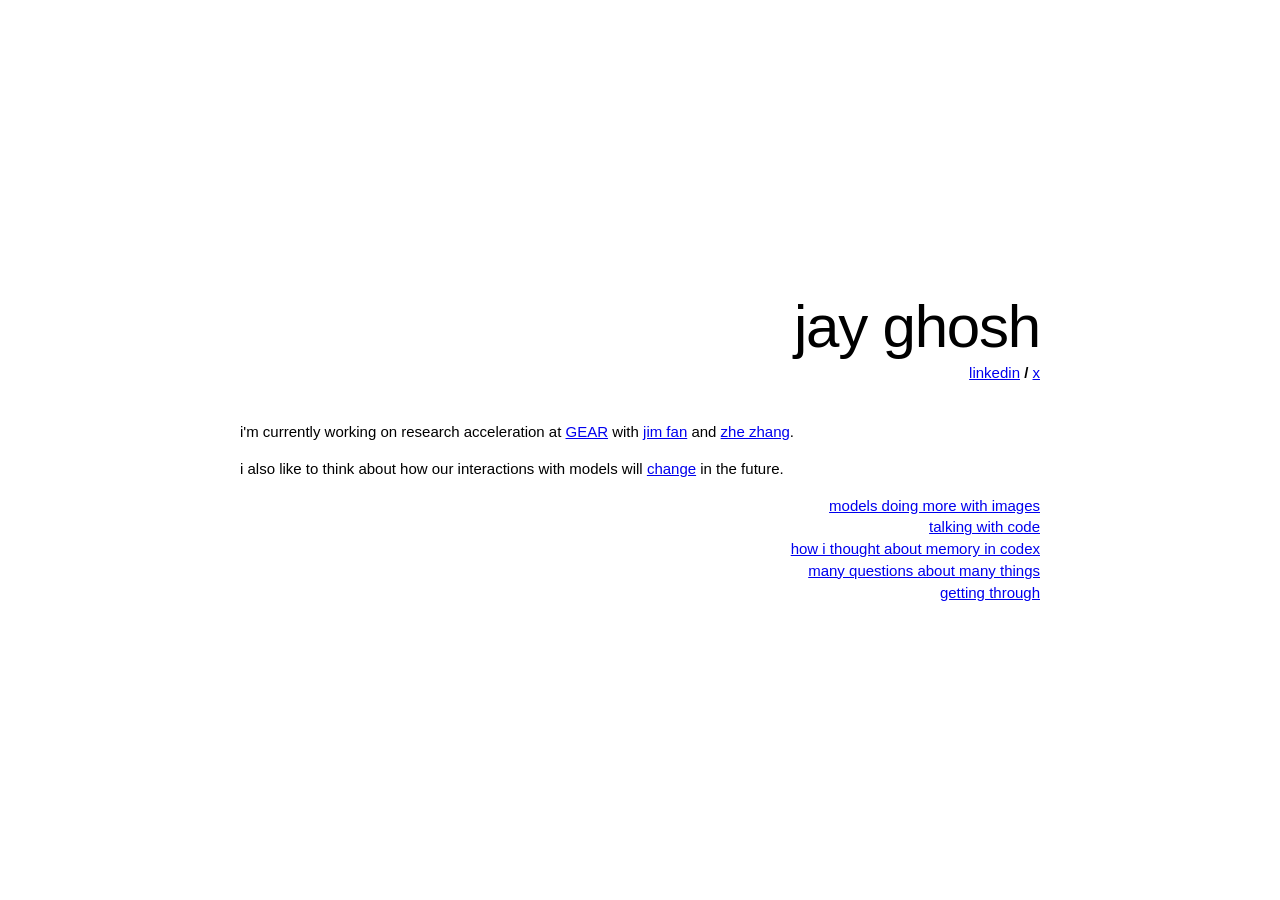
<file: index.html>
<!doctype html>
<html lang="en">
  <head>
    <meta charset="utf-8">
    <meta name="viewport" content="width=device-width, initial-scale=1">
    <title>Jay Ghosh</title>
    <meta name="description" content="Jay Ghosh">
    <link rel="canonical" href="https://jgh0sh.com/">
    <meta property="og:title" content="Jay Ghosh">
    <meta property="og:description" content="Jay Ghosh">
    <meta property="og:type" content="website">
    <meta property="og:site_name" content="Jay Ghosh">
    <meta property="og:url" content="https://jgh0sh.com/">
    <meta property="og:image" content="https://jgh0sh.com/assets/social-preview.png">
    <meta property="og:image:secure_url" content="https://jgh0sh.com/assets/social-preview.png">
    <meta property="og:image:type" content="image/png">
    <meta property="og:image:width" content="1200">
    <meta property="og:image:height" content="630">
    <meta property="og:image:alt" content="Jay Ghosh's website">
    <meta property="og:video" content="https://jgh0sh.com/assets/social-preview.mp4">
    <meta property="og:video:secure_url" content="https://jgh0sh.com/assets/social-preview.mp4">
    <meta property="og:video:type" content="video/mp4">
    <meta property="og:video:width" content="1200">
    <meta property="og:video:height" content="630">
    <meta name="twitter:card" content="summary_large_image">
    <meta name="twitter:title" content="Jay Ghosh">
    <meta name="twitter:description" content="Jay Ghosh">
    <meta name="twitter:image" content="https://jgh0sh.com/assets/social-preview.png">
    <link rel="stylesheet" href="assets/site.css?v=15">
    <style>
      :root {
        --page-margin: 40px;
      }

      .header {
        display: flex;
        flex-direction: column;
        align-items: flex-end;
        text-align: right;
        margin-bottom: 2.5em;
      }

      h1 {
        margin: 0;
        font-size: 4em;
        font-weight: 400;
        letter-spacing: -0.02em;
        line-height: 1;
      }

      .contact {
        margin: 0.35em 0 0;
        white-space: nowrap;
      }

      .contact a + a {
        margin-left: 0.75em;
      }

      .contact-separator {
        font-weight: 700;
      }

      .intro,
      .previous {
        margin-top: 0;
        margin-bottom: 1em;
      }

      .intro {
        width: max-content;
        max-width: min(900px, calc(100vw - (var(--page-margin) * 2)));
      }

      .acronym {
        text-transform: none;
      }

      .person {
        white-space: nowrap;
      }

      .footer {
        display: flex;
        align-items: flex-end;
        justify-content: flex-end;
        gap: 24px;
        margin-bottom: 0;
      }

      .links {
        margin: 0;
        text-align: right;
      }

      @media (max-width: 560px) {
        :root {
          --page-margin: 18px;
        }

        h1 {
          font-size: 3.1em;
        }

        p,
        li {
          font-size: 0.95em;
        }

        .intro {
          width: auto;
          max-width: 100%;
        }

        .footer {
          display: block;
        }

        .links {
          text-align: left;
        }
      }

    </style>
  </head>
  <body>
    <main>
      <div class="header">
        <h1>Jay Ghosh</h1>

        <p class="contact">
          <a href="https://linkedin.com/in/jgh0sh">LinkedIn</a>
          <span class="contact-separator" aria-hidden="true">/</span>
          <a href="https://x.com/jgh0sh">X</a>
        </p>
      </div>

      <p class="intro">I'm currently working on research acceleration at <a class="acronym" href="https://research.nvidia.com/labs/gear/">GEAR</a> with <a class="person" href="https://jimfan.me/">Jim Fan</a> and <a class="person" href="https://www.linkedin.com/in/zhezhang-zhz/">Zhe Zhang</a>.</p>

      <p class="previous">I also like to think about how our interactions with models will <a href="predictions/">change</a> in the future.</p>

      <div class="footer">
        <p class="links">
          <a href="interleaving-images/">Models Doing More With Images</a><br>
          <a href="talking-with-code/">Talking With Code</a><br>
          <a href="https://github.com/openai/codex/issues/8368">How I Thought About Memory in Codex</a><br>
          <a href="many-questions-about-many-things/">Many Questions About Many Things</a><br>
          <a href="getting-through/">Getting Through</a>
        </p>
      </div>

    </main>
  </body>
</html>
</file>
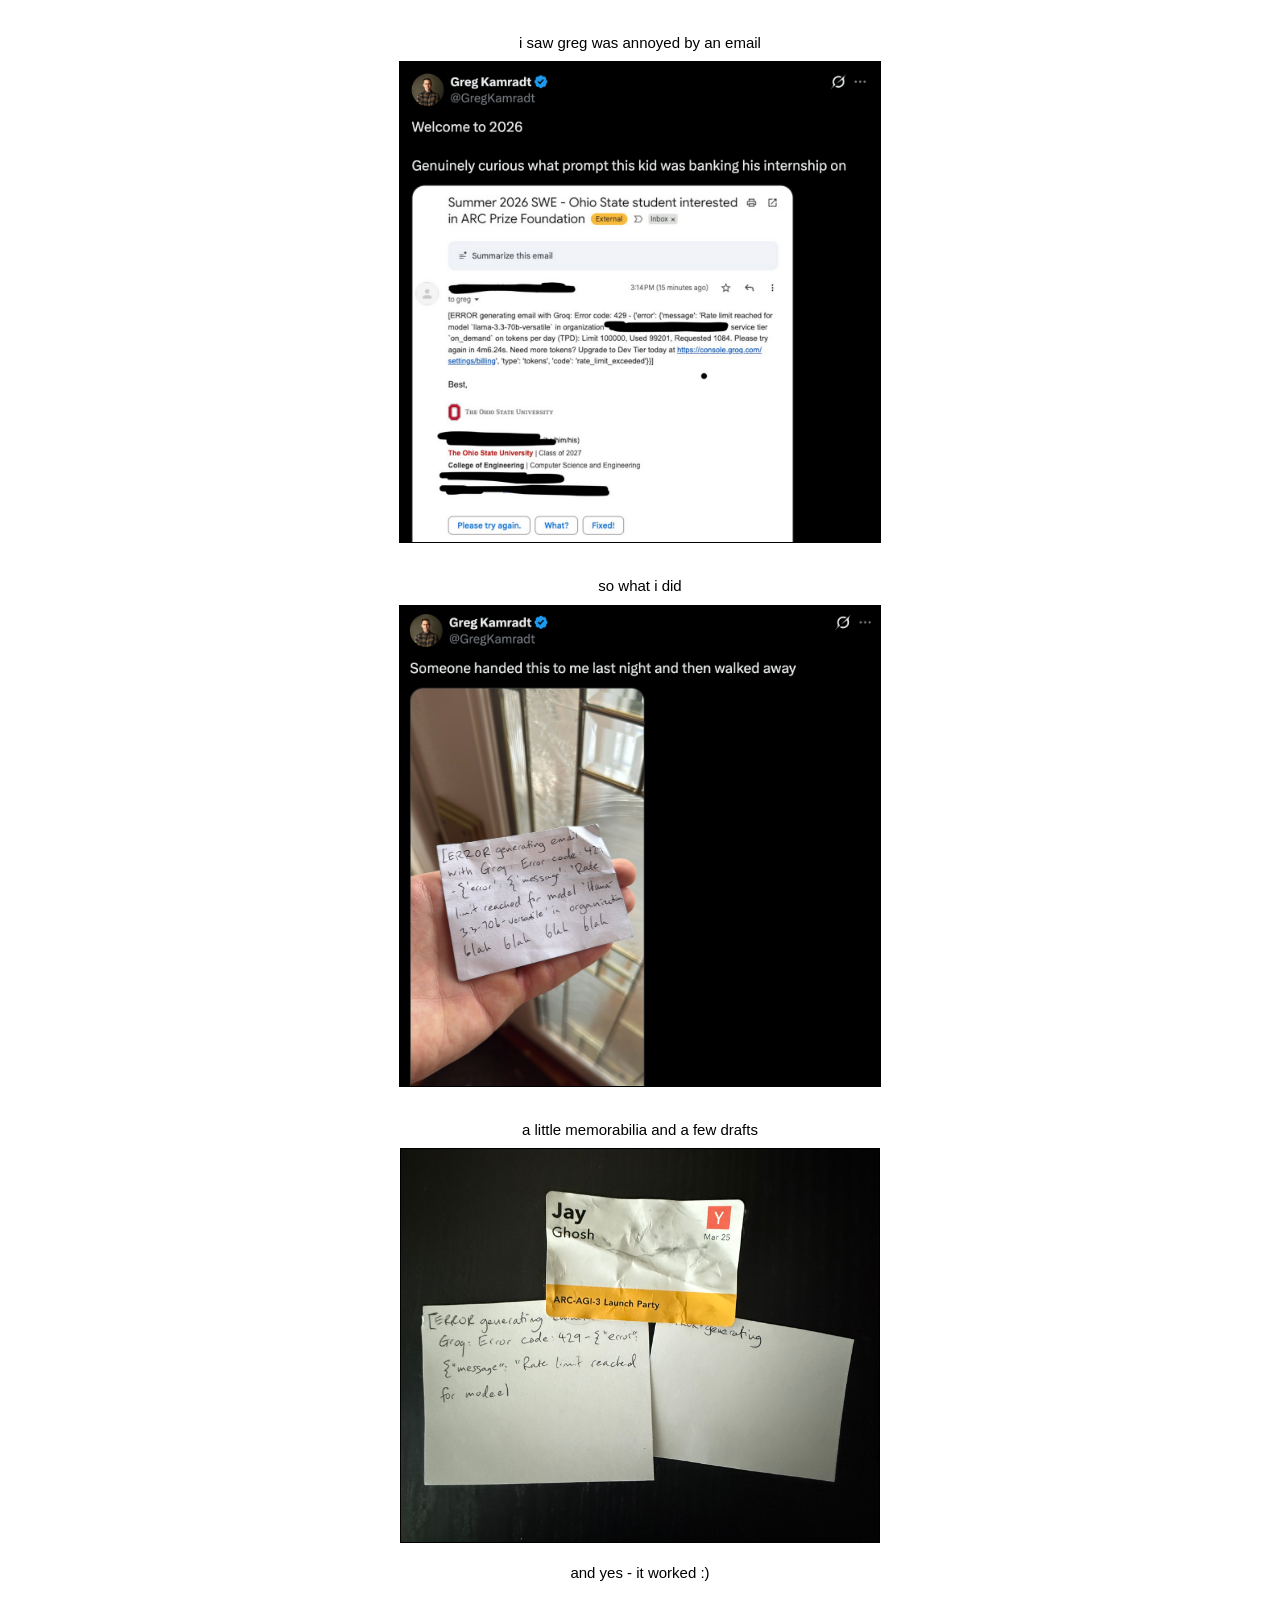
<file: getting-through/index.html>
<!doctype html>
<html lang="en">
  <head>
    <meta charset="utf-8">
    <meta name="viewport" content="width=device-width, initial-scale=1">
    <title>Getting Through - Jay Ghosh</title>
    <link rel="stylesheet" href="../assets/site.css?v=15">
    <style>
      p {
        margin-top: 0;
        margin-bottom: 0.5em;
        margin-inline: auto;
        text-align: center;
      }

      .story-image {
        width: 100%;
        max-width: 480px;
      }

      .tweet-crop {
        width: 100%;
        max-width: 480px;
        aspect-ratio: 1;
        margin-inline: auto;
        overflow: hidden;
        border: 1px solid black;
      }

      .tweet-crop img {
        width: 100%;
        max-width: none;
        height: 100%;
        margin: 0;
        border: 0;
        object-fit: cover;
        object-position: top center;
      }

      .memorabilia {
        margin-top: 32px;
      }

      .worked {
        margin-top: 1.25em;
      }

      .step-title {
        margin-top: 32px;
      }
    </style>
  </head>
  <body>
    <main>
      <p>I saw Greg was annoyed by an email</p>
      <div class="tweet-crop">
        <img src="../assets/images/outreach/tweet-email.png" alt="Original tweet showing the email context">
      </div>

      <p class="step-title">So what I did</p>
      <div class="tweet-crop">
        <img src="../assets/images/outreach/tweet-note.png" alt="Tweet about the handwritten note">
      </div>

      <section class="memorabilia">
        <p>A little memorabilia and a few drafts</p>
        <img class="story-image" src="../assets/images/outreach/drafts.jpg" alt="Draft notes and memorabilia">
        <p class="worked">and yes - it worked :)</p>
      </section>
    </main>
  </body>
</html>
</file>
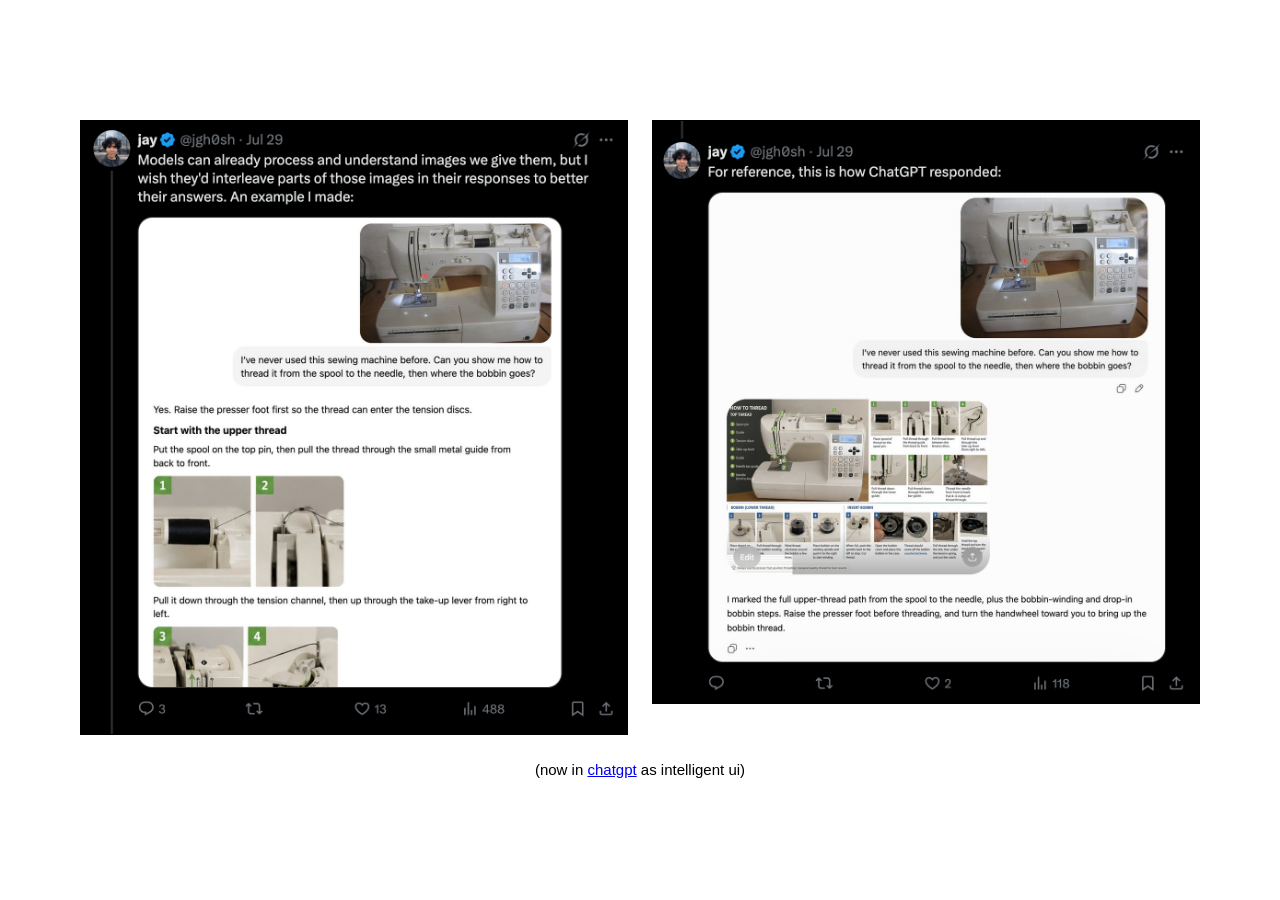
<file: interleaving-images/index.html>
<!doctype html>
<html lang="en">
  <head>
    <meta charset="utf-8">
    <meta name="viewport" content="width=device-width, initial-scale=1">
    <title>Models Doing More With Images - Jay Ghosh</title>
    <link rel="stylesheet" href="../assets/site.css?v=15">
    <style>
      .status {
        max-width: 550px;
        margin: 24px auto 0;
        text-align: center;
      }

      .comparison {
        display: grid;
        grid-template-columns: 1fr 1fr;
        gap: 24px;
        width: min(calc(100vw - 64px), 1120px);
        align-items: start;
        margin-left: 50%;
        transform: translateX(-50%);
      }

      figure {
        width: min(100%, 548px);
        margin: 0 auto;
      }

      .comparison img {
        width: 100%;
        max-width: 100%;
        height: auto;
        display: block;
      }

      @media (max-width: 840px) {
        .comparison {
          display: block;
          width: 100%;
          margin-left: 0;
          transform: none;
        }

        figure + figure {
          margin-top: 24px;
        }
      }
    </style>
  </head>
  <body>
    <main>
      <div class="comparison">
        <figure>
          <img src="../assets/images/interleaving-images/concept-post.png" alt="A post showing an envisioned ChatGPT response that interleaves image details with instructions">
        </figure>

        <figure>
          <img src="../assets/images/interleaving-images/chatgpt-reference-post.png" alt="A reference post showing ChatGPT's response to the same sewing-machine question">
        </figure>
      </div>

      <p class="status">(now in <a href="https://openai.com/index/gpt-6-for-everyone/">ChatGPT</a> as Intelligent UI)</p>
    </main>
  </body>
</html>
</file>
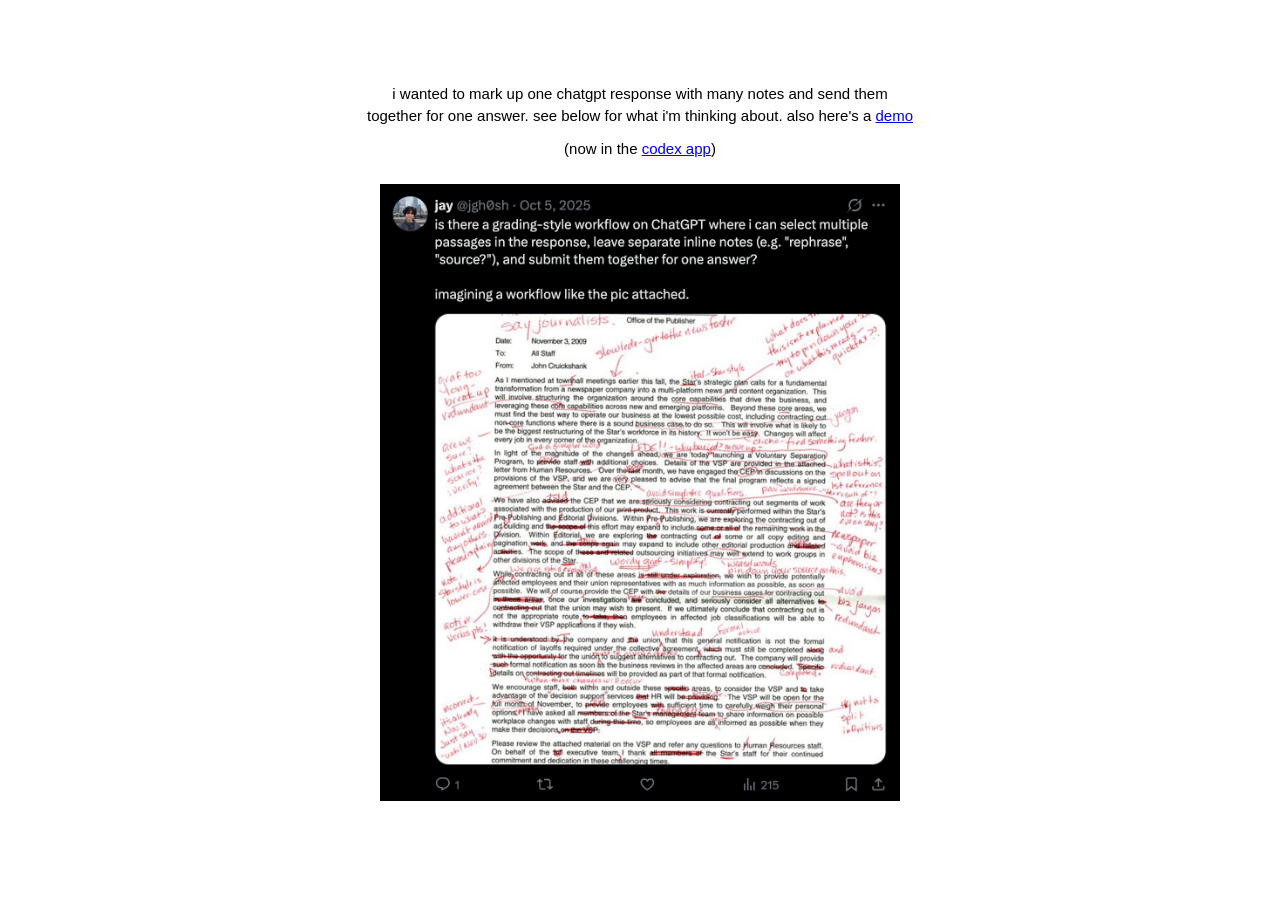
<file: many-questions-about-many-things/index.html>
<!doctype html>
<html lang="en">
  <head>
    <meta charset="utf-8">
    <meta name="viewport" content="width=device-width, initial-scale=1">
    <title>Many Questions About Many Things - Jay Ghosh</title>
    <link rel="stylesheet" href="../assets/site.css?v=15">
    <style>
      main {
        width: min(100%, 620px);
      }

      p {
        max-width: 550px;
        margin: 0 auto;
        text-align: center;
      }

      .status {
        display: block;
        margin-top: 0.75em;
      }

      img {
        margin: 24px auto 16px;
        max-width: 520px;
      }

      @media (max-width: 700px) {
        img {
          max-width: 100%;
        }
      }
    </style>
  </head>
  <body>
    <main>
      <p>
        I wanted to mark up one ChatGPT response with many notes and send
        them together for one answer. See below for what I'm thinking about. Also here's a <a href="https://chat-redpen.vercel.app/">demo</a>
        <span class="status">(now in the <a href="https://x.com/dkundel/status/2085415512394326434">Codex app</a>)</span>
      </p>

      <img src="../assets/images/many-questions/motivation.png?v=5" alt="Full tweet showing a marked-up editing workflow example">
    </main>
  </body>
</html>
</file>
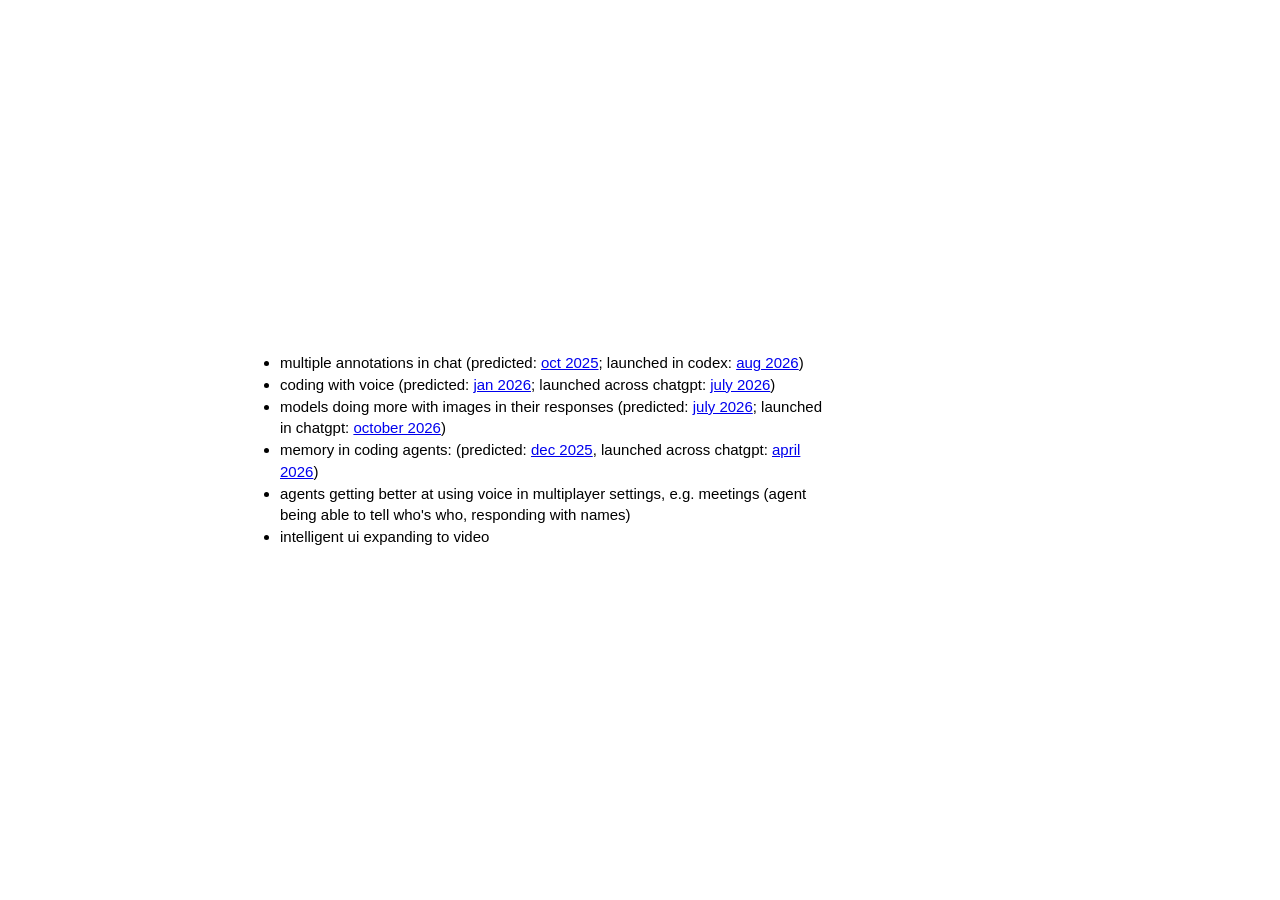
<file: notes/index.html>
<!doctype html>
<html lang="en">
  <head>
    <meta charset="utf-8">
    <meta name="viewport" content="width=device-width, initial-scale=1">
    <title>Notes - Jay Ghosh</title>
    <link rel="stylesheet" href="../assets/site.css?v=15">
  </head>
  <body>
    <main>
      <ul>
        <li>Multiple annotations in chat (predicted: <a href="https://jgh0sh.com/many-questions-about-many-things/">Oct 2025</a>; launched in Codex: <a href="https://x.com/dkundel/status/2085415512394326434?s=20">Aug 2026</a>)</li>
        <li>Coding with voice (predicted: <a href="https://youtu.be/E-O4tH7bmLI?si=s9RFkieESV6WS4CW">Jan 2026</a>; launched across ChatGPT: <a href="https://learn.chatgpt.com/docs/changelog?utm_source=chatgpt.com#codex-2026-07-23-app">July 2026</a>)</li>
        <li>Models doing more with images in their responses (predicted: <a href="https://x.com/jgh0sh/status/2082333830816415932?s=20">July 2026</a>; launched in ChatGPT: <a href="https://x.com/OpenAI/status/2107894997538525580?s=20">October 2026</a>)</li>
        <li>Memory in Coding Agents: (predicted: <a href="https://github.com/openai/codex/issues/8368">Dec 2025</a>, launched across ChatGPT: <a href="https://learn.chatgpt.com/docs/changelog#codex-2026-04-16-app">April 2026</a>)</li>
        <li>Agents getting better at using voice in multiplayer settings, e.g. meetings (agent being able to tell who's who, responding with names)</li>
        <li>Intelligent UI expanding to video</li>
      </ul>
    </main>
  </body>
</html>
</file>
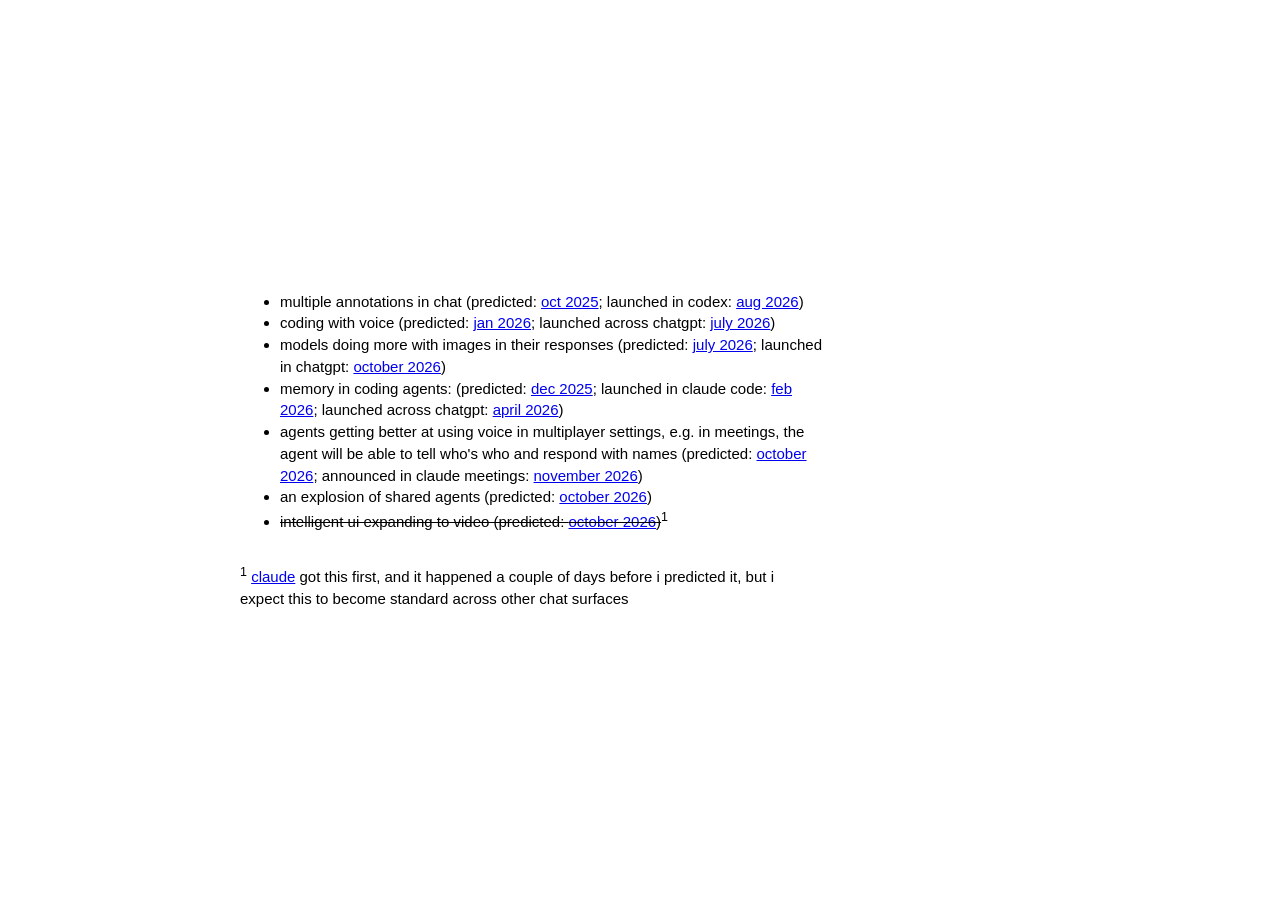
<file: predictions/index.html>
<!doctype html>
<html lang="en">
  <head>
    <meta charset="utf-8">
    <meta name="viewport" content="width=device-width, initial-scale=1">
    <title>Predictions - Jay Ghosh</title>
    <link rel="stylesheet" href="../assets/site.css?v=15">
    <style>
      .footnote {
        margin-top: 2em;
      }
    </style>
  </head>
  <body>
    <main>
      <ul>
        <li>Multiple annotations in chat (predicted: <a href="https://jgh0sh.com/many-questions-about-many-things/">Oct 2025</a>; launched in Codex: <a href="https://x.com/dkundel/status/2085415512394326434?s=20">Aug 2026</a>)</li>
        <li>Coding with voice (predicted: <a href="https://youtu.be/E-O4tH7bmLI?si=s9RFkieESV6WS4CW">Jan 2026</a>; launched across ChatGPT: <a href="https://learn.chatgpt.com/docs/changelog?utm_source=chatgpt.com#codex-2026-07-23-app">July 2026</a>)</li>
        <li>Models doing more with images in their responses (predicted: <a href="https://jgh0sh.com/interleaving-images/">July 2026</a>; launched in ChatGPT: <a href="https://x.com/OpenAI/status/2107894997538525580?s=20">October 2026</a>)</li>
        <li>Memory in Coding Agents: (predicted: <a href="https://github.com/openai/codex/issues/8368">Dec 2025</a>; launched in Claude Code: <a href="https://x.com/trq212/status/2027109375765356723">Feb 2026</a>; launched across ChatGPT: <a href="https://learn.chatgpt.com/docs/changelog#codex-2026-04-16-app">April 2026</a>)</li>
        <li>Agents getting better at using voice in multiplayer settings, e.g. in meetings, the agent will be able to tell who's who and respond with names (predicted: <a href="https://github.com/jgh0sh/jgh0sh.github.io/commit/e6922e96020506314fc4874e3c1dd4a92e154a9d">October 2026</a>; announced in Claude Meetings: <a href="https://claude.com/resources/articles/claude-meetings">November 2026</a>)</li>
        <li>An explosion of shared agents (predicted: <a href="https://github.com/jgh0sh/jgh0sh.github.io/commit/39131792030d984b3544daf3d05d7685bde8203f">October 2026</a>)</li>
        <li><s>Intelligent UI expanding to video (predicted: <a href="https://github.com/jgh0sh/jgh0sh.github.io/commit/e6922e96020506314fc4874e3c1dd4a92e154a9d">October 2026</a>)</s><sup>1</sup></li>
      </ul>

      <p class="footnote" id="footnote-1"><sup>1</sup> <a href="https://claude.com/resources/articles/dashboards-and-motion">Claude</a> got this first, and it happened a couple of days before I predicted it, but I expect this to become standard across other chat surfaces</p>
    </main>
  </body>
</html>
</file>
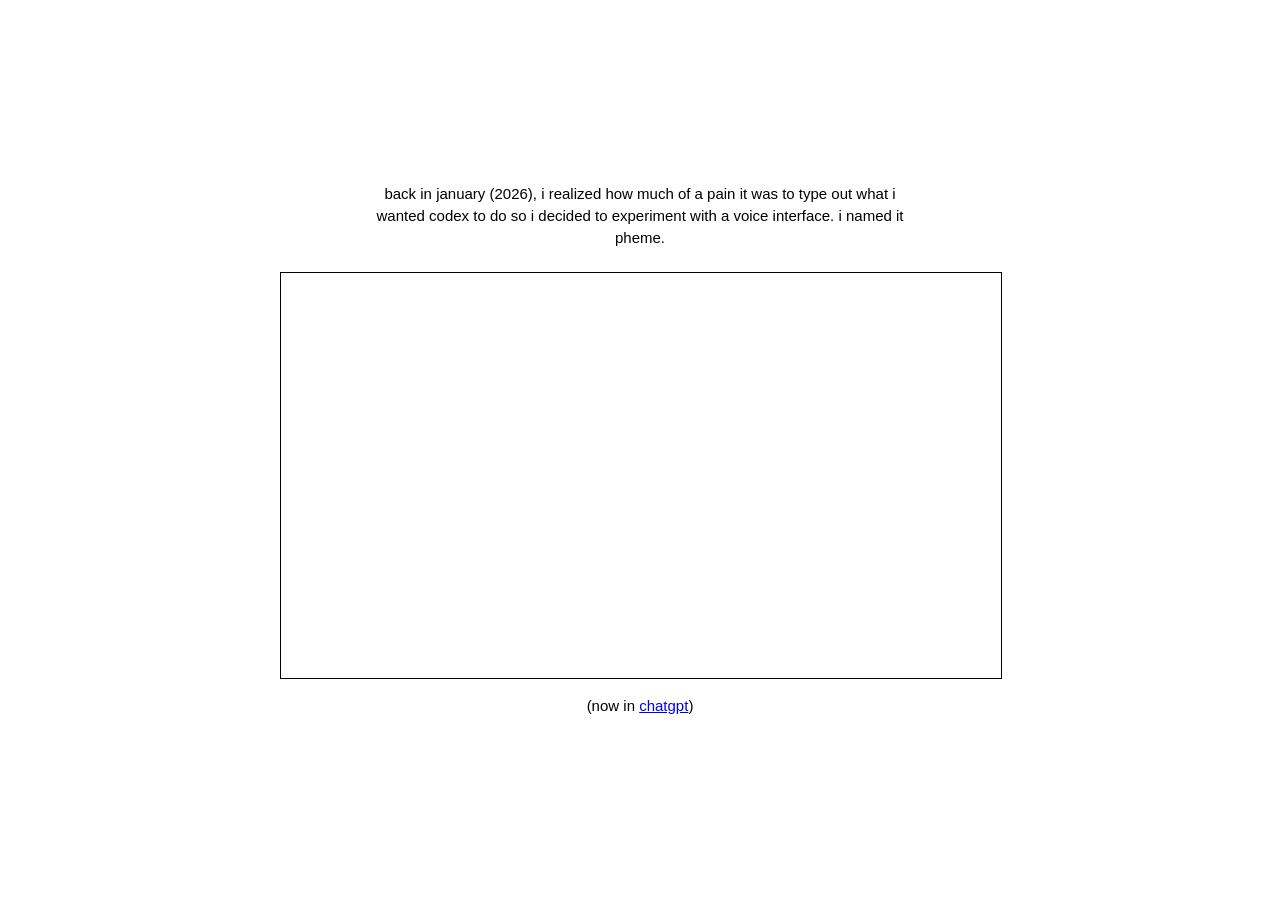
<file: talking-with-code/index.html>
<!doctype html>
<html lang="en">
  <head>
    <meta charset="utf-8">
    <meta name="viewport" content="width=device-width, initial-scale=1">
    <title>Talking With Code - Jay Ghosh</title>
    <link rel="stylesheet" href="../assets/site.css?v=15">
    <style>
      main {
        width: min(100%, 720px);
      }

      .intro,
      .status {
        max-width: 550px;
        margin-inline: auto;
        text-align: center;
      }

      .intro {
        margin-top: 0;
        margin-bottom: 24px;
      }

      .video {
        width: 100%;
        aspect-ratio: 16 / 9;
        border: 1px solid black;
      }

      iframe {
        display: block;
        width: 100%;
        height: 100%;
        border: 0;
      }

      .status {
        margin-top: 16px;
        margin-bottom: 0;
      }

      @media (max-width: 560px) {
        .intro {
          text-align: left;
        }
      }
    </style>
  </head>
  <body>
    <main>
      <p class="intro">Back in January (2026), I realized how much of a pain it was to type out what I wanted Codex to do so I decided to experiment with a voice interface. I named it Pheme.</p>

      <div class="video">
        <iframe
          src="https://www.youtube.com/embed/E-O4tH7bmLI"
          title="Talking With Code"
          loading="lazy"
          referrerpolicy="strict-origin-when-cross-origin"
          allow="accelerometer; autoplay; clipboard-write; encrypted-media; gyroscope; picture-in-picture; web-share"
          allowfullscreen>
        </iframe>
      </div>

      <p class="status">(now in <a href="https://learn.chatgpt.com/docs/changelog#codex-2026-07-23-app">ChatGPT</a>)</p>
    </main>
  </body>
</html>
</file>
<file: assets/site.css>
:root {
  --content-width: 800px;
}

body {
  box-sizing: border-box;
  display: flex;
  align-items: center;
  justify-content: center;
  margin: var(--page-margin, 32px);
  min-height: calc(100svh - (var(--page-margin, 32px) * 2));
  background: white;
  color: black;
  font-family: Arial, sans-serif;
  font-size: 15px;
  font-weight: 400;
  line-height: 1.45;
  text-transform: lowercase;
}

main {
  width: min(100%, var(--content-width));
  margin-inline: auto;
}

p,
ul {
  max-width: 550px;
}

img {
  box-sizing: border-box;
  display: block;
  width: 92%;
  max-width: 92%;
  height: auto;
  margin-inline: auto;
  border: 1px solid black;
}
</file>
